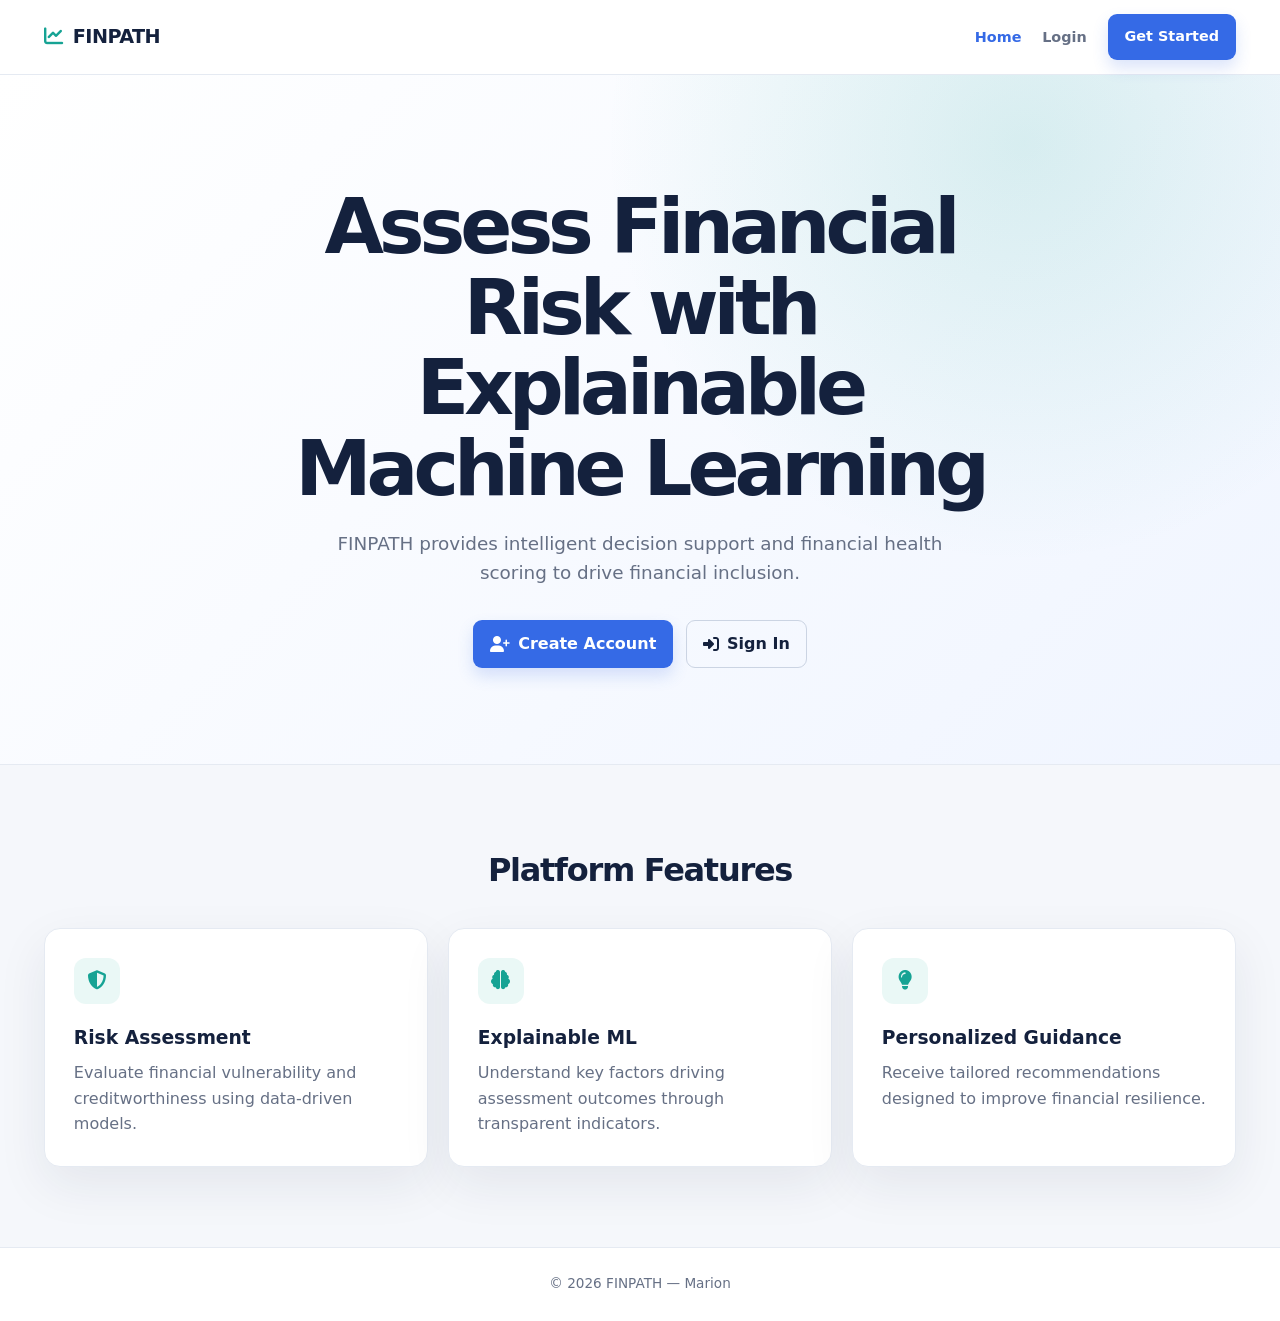
<file: index.html>
<!DOCTYPE html>
<html lang="en">
<head>
  <meta charset="UTF-8">
  <meta name="viewport" content="width=device-width, initial-scale=1.0">
  <title>FINPATH - Financial Inclusion Platform</title>
  <link rel="stylesheet" href="https://cdnjs.cloudflare.com/ajax/libs/font-awesome/6.4.0/css/all.min.css">
  <link rel="stylesheet" href="css/style.css">
  <link rel="stylesheet" href="css/responsive.css">
</head>
<body>

  <header class="navbar">
    <div class="nav-container">
      <a href="index.html" class="logo"><i class="fa-solid fa-chart-line"></i> FINPATH</a>
      <nav>
        <ul class="nav-links">
          <li><a href="index.html" class="active">Home</a></li>
          <li><a href="login.html">Login</a></li>
          <li><a href="register.html" class="btn-primary">Get Started</a></li>
        </ul>
      </nav>
    </div>
  </header>

  <main>
    <section class="hero-section">
      <div class="hero-content">
        <h1>Assess Financial Risk with Explainable Machine Learning</h1>
        <p>FINPATH provides intelligent decision support and financial health scoring to drive financial inclusion.</p>
        <div class="hero-buttons">
          <a href="register.html" class="btn-primary"><i class="fa-solid fa-user-plus"></i> Create Account</a>
          <a href="login.html" class="btn-outline"><i class="fa-solid fa-right-to-bracket"></i> Sign In</a>
        </div>
      </div>
    </section>

    <section class="features-section">
      <h2>Platform Features</h2>
      <div class="features-grid">
        <div class="feature-card">
          <i class="fa-solid fa-shield-halved feature-icon"></i>
          <h3>Risk Assessment</h3>
          <p>Evaluate financial vulnerability and creditworthiness using data-driven models.</p>
        </div>
        <div class="feature-card">
          <i class="fa-solid fa-brain feature-icon"></i>
          <h3>Explainable ML</h3>
          <p>Understand key factors driving assessment outcomes through transparent indicators.</p>
        </div>
        <div class="feature-card">
          <i class="fa-solid fa-lightbulb feature-icon"></i>
          <h3>Personalized Guidance</h3>
          <p>Receive tailored recommendations designed to improve financial resilience.</p>
        </div>
      </div>
    </section>
  </main>

  <footer class="footer">
    <p>&copy; 2026 FINPATH — Marion</p>
  </footer>

<script src="js/app.js"></script>
</body>
</html>
</file>
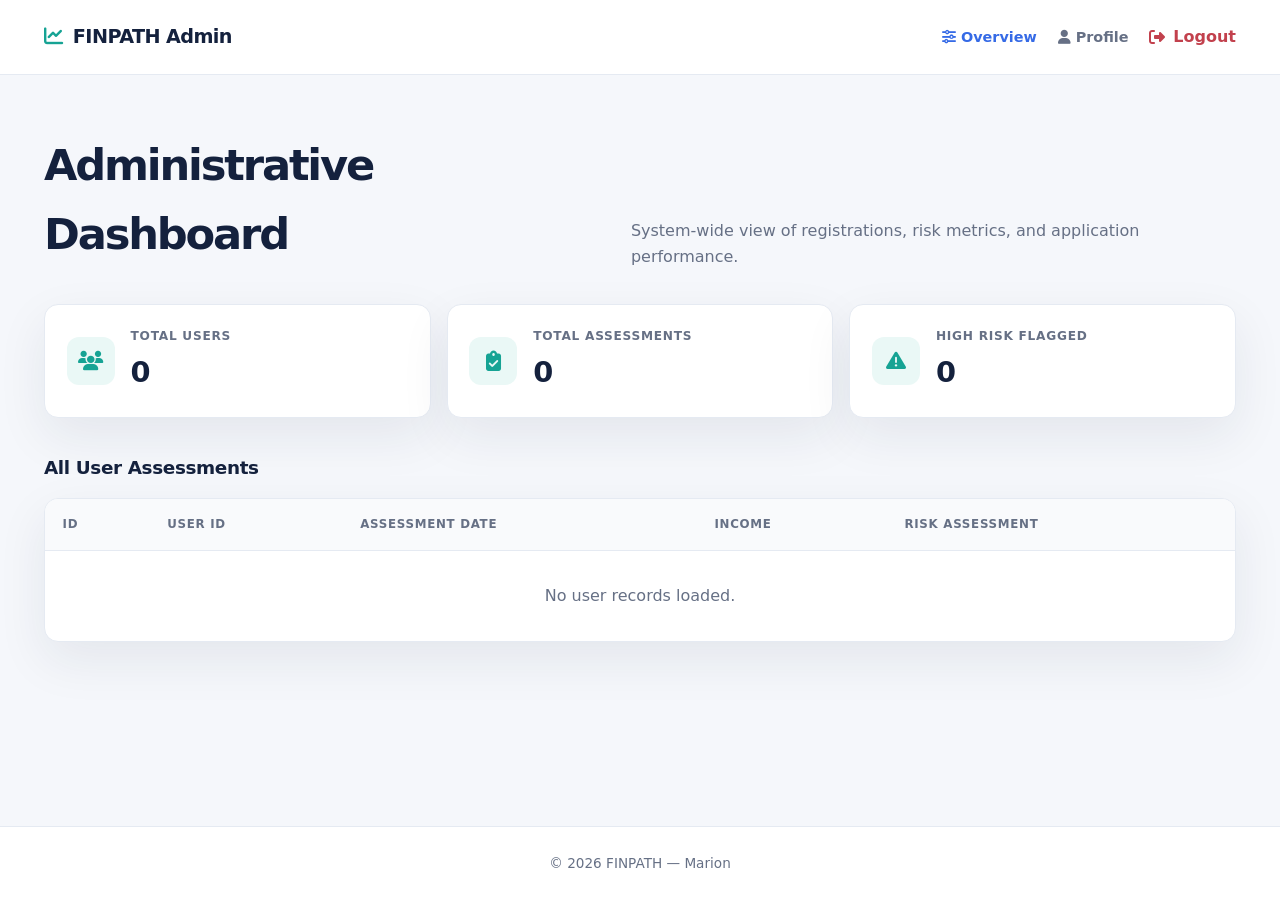
<file: admin.html>
<!DOCTYPE html>
<html lang="en">
<head>
  <meta charset="UTF-8">
  <meta name="viewport" content="width=device-width, initial-scale=1.0">
  <title>FINPATH - Admin Panel</title>
  <link rel="stylesheet" href="https://cdnjs.cloudflare.com/ajax/libs/font-awesome/6.4.0/css/all.min.css">
  <link rel="stylesheet" href="css/style.css">
  <link rel="stylesheet" href="css/dashboard.css">
  <link rel="stylesheet" href="css/responsive.css">
</head>
<body>

  <header class="navbar">
    <div class="nav-container">
      <a href="admin.html" class="logo"><i class="fa-solid fa-chart-line"></i> FINPATH Admin</a>
      <nav>
        <ul class="nav-links">
          <li><a href="admin.html" class="active"><i class="fa-solid fa-sliders"></i> Overview</a></li>
          <li><a href="profile.html"><i class="fa-solid fa-user"></i> Profile</a></li>
          <li><button id="logoutBtn" class="btn-logout"><i class="fa-solid fa-right-from-bracket"></i> Logout</button></li>
        </ul>
      </nav>
    </div>
  </header>

  <main class="dashboard-container">
    <section class="welcome-banner">
      <h1>Administrative Dashboard</h1>
      <p>System-wide view of registrations, risk metrics, and application performance.</p>
    </section>

    <section class="metrics-grid">
      <div class="metric-card">
        <i class="fa-solid fa-users metric-icon"></i>
        <div class="metric-info">
          <h3>Total Users</h3>
          <p class="metric-value" id="adminTotalUsers">0</p>
        </div>
      </div>

      <div class="metric-card">
        <i class="fa-solid fa-clipboard-check metric-icon"></i>
        <div class="metric-info">
          <h3>Total Assessments</h3>
          <p class="metric-value" id="adminTotalAssessments">0</p>
        </div>
      </div>

      <div class="metric-card">
        <i class="fa-solid fa-triangle-exclamation metric-icon"></i>
        <div class="metric-info">
          <h3>High Risk Flagged</h3>
          <p class="metric-value" id="adminHighRiskCount">0</p>
        </div>
      </div>
    </section>

    <section class="recent-activity">
      <h2>All User Assessments</h2>
      <div class="table-responsive">
        <table class="data-table">
          <thead>
            <tr>
              <th>ID</th>
              <th>User ID</th>
              <th>Assessment Date</th>
              <th>Income</th>
              <th>Risk Assessment</th>
            </tr>
          </thead>
          <tbody id="adminTableBody">
            <tr>
              <td colspan="5" class="empty-state">No user records loaded.</td>
            </tr>
          </tbody>
        </table>
      </div>
    </section>
  </main>

  <footer class="footer">
    <p>&copy; 2026 FINPATH — Marion</p>
  </footer>

<script src="js/app.js"></script>
</body>
</html>
</file>
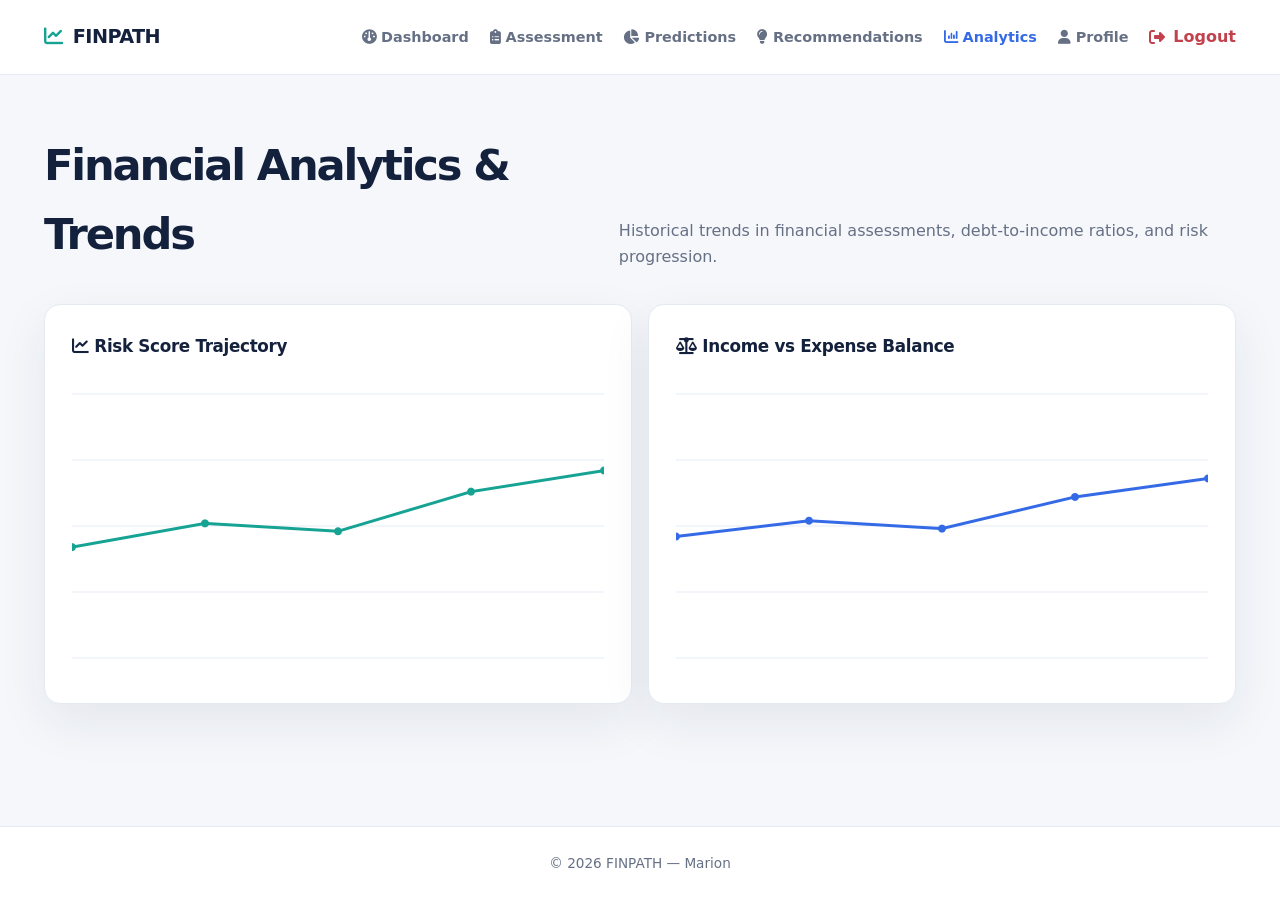
<file: analytics.html>
<!DOCTYPE html>
<html lang="en">
<head>
  <meta charset="UTF-8">
  <meta name="viewport" content="width=device-width, initial-scale=1.0">
  <title>FINPATH - Analytics</title>
  <link rel="stylesheet" href="https://cdnjs.cloudflare.com/ajax/libs/font-awesome/6.4.0/css/all.min.css">
  <link rel="stylesheet" href="css/style.css">
  <link rel="stylesheet" href="css/dashboard.css">
  <link rel="stylesheet" href="css/responsive.css">
</head>
<body>

  <header class="navbar">
    <div class="nav-container">
      <a href="dashboard.html" class="logo"><i class="fa-solid fa-chart-line"></i> FINPATH</a>
      <nav>
        <ul class="nav-links">
          <li><a href="dashboard.html"><i class="fa-solid fa-gauge"></i> Dashboard</a></li>
          <li><a href="assessment.html"><i class="fa-solid fa-clipboard-list"></i> Assessment</a></li>
          <li><a href="prediction.html"><i class="fa-solid fa-chart-pie"></i> Predictions</a></li>
          <li><a href="recommendations.html"><i class="fa-solid fa-lightbulb"></i> Recommendations</a></li>
          <li><a href="analytics.html" class="active"><i class="fa-solid fa-chart-column"></i> Analytics</a></li>
          <li><a href="profile.html"><i class="fa-solid fa-user"></i> Profile</a></li>
          <li><button id="logoutBtn" class="btn-logout"><i class="fa-solid fa-right-from-bracket"></i> Logout</button></li>
        </ul>
      </nav>
    </div>
  </header>

  <main class="dashboard-container">
    <section class="welcome-banner">
      <h1>Financial Analytics & Trends</h1>
      <p>Historical trends in financial assessments, debt-to-income ratios, and risk progression.</p>
    </section>

    <section class="analytics-grid">
      <div class="card">
        <h2><i class="fa-solid fa-chart-line"></i> Risk Score Trajectory</h2>
        <div class="chart-wrapper">
          <canvas id="riskScoreChart"></canvas>
        </div>
      </div>

      <div class="card">
        <h2><i class="fa-solid fa-scale-balanced"></i> Income vs Expense Balance</h2>
        <div class="chart-wrapper">
          <canvas id="incomeExpenseChart"></canvas>
        </div>
      </div>
    </section>
  </main>

  <footer class="footer">
    <p>&copy; 2026 FINPATH — Marion</p>
  </footer>

<script src="js/app.js"></script>
</body>
</html>
</file>
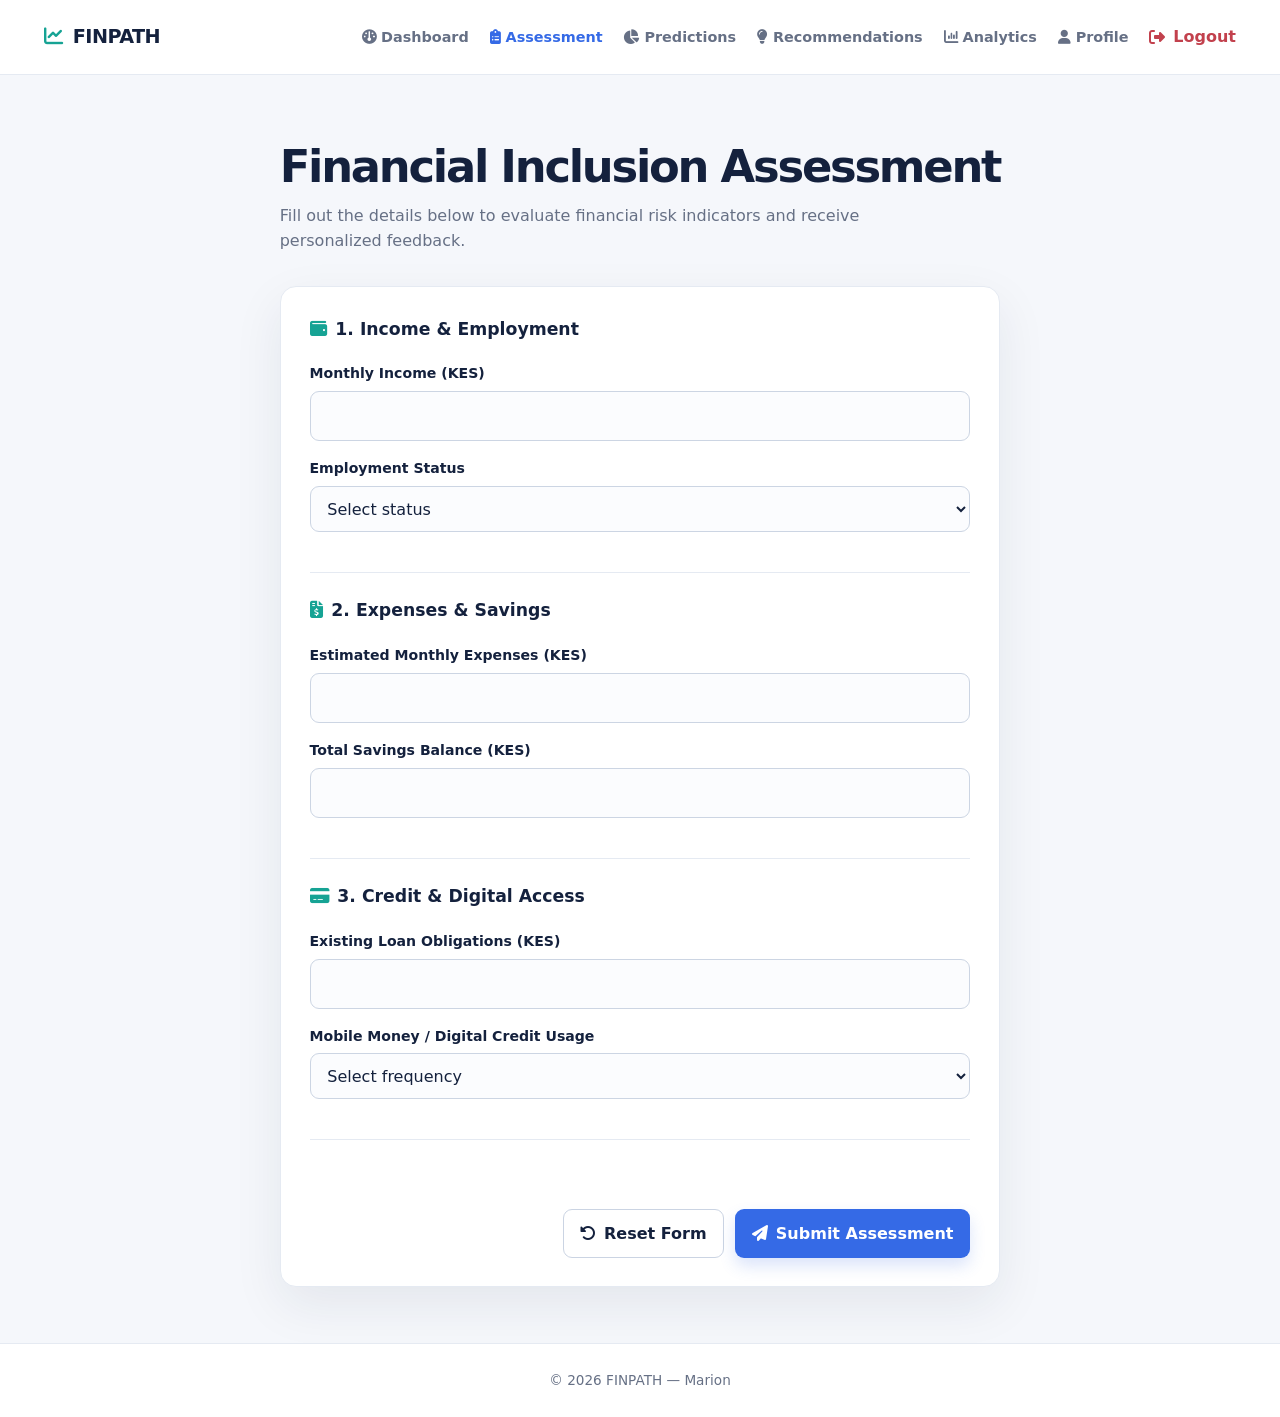
<file: assessment.html>
<!DOCTYPE html>
<html lang="en">
<head>
  <meta charset="UTF-8">
  <meta name="viewport" content="width=device-width, initial-scale=1.0">
  <title>FINPATH - Financial Assessment</title>
  <link rel="stylesheet" href="https://cdnjs.cloudflare.com/ajax/libs/font-awesome/6.4.0/css/all.min.css">
  <link rel="stylesheet" href="css/style.css">
  <link rel="stylesheet" href="css/assessment.css">
  <link rel="stylesheet" href="css/responsive.css">
</head>
<body>

  <header class="navbar">
    <div class="nav-container">
      <a href="dashboard.html" class="logo"><i class="fa-solid fa-chart-line"></i> FINPATH</a>
      <nav>
        <ul class="nav-links">
          <li><a href="dashboard.html"><i class="fa-solid fa-gauge"></i> Dashboard</a></li>
          <li><a href="assessment.html" class="active"><i class="fa-solid fa-clipboard-list"></i> Assessment</a></li>
          <li><a href="prediction.html"><i class="fa-solid fa-chart-pie"></i> Predictions</a></li>
          <li><a href="recommendations.html"><i class="fa-solid fa-lightbulb"></i> Recommendations</a></li>
          <li><a href="analytics.html"><i class="fa-solid fa-chart-column"></i> Analytics</a></li>
          <li><a href="profile.html"><i class="fa-solid fa-user"></i> Profile</a></li>
          <li><button id="logoutBtn" class="btn-logout"><i class="fa-solid fa-right-from-bracket"></i> Logout</button></li>
        </ul>
      </nav>
    </div>
  </header>

  <main class="container">
    <section class="assessment-header">
      <h1>Financial Inclusion Assessment</h1>
      <p>Fill out the details below to evaluate financial risk indicators and receive personalized feedback.</p>
    </section>

    <form id="assessmentForm" class="card">
      <div class="form-section">
        <h2><i class="fa-solid fa-wallet"></i> 1. Income & Employment</h2>
        
        <div class="form-group">
          <label for="monthlyIncome">Monthly Income (KES)</label>
          <input type="number" id="monthlyIncome" name="monthlyIncome" min="0" required>
        </div>

        <div class="form-group">
          <label for="employmentStatus">Employment Status</label>
          <select id="employmentStatus" name="employmentStatus" required>
            <option value="" disabled selected>Select status</option>
            <option value="employed">Formally Employed</option>
            <option value="self_employed">Self-Employed / Business Owner</option>
            <option value="informal">Informal Sector / Casual</option>
            <option value="unemployed">Unemployed</option>
          </select>
        </div>
      </div>

      <div class="form-section">
        <h2><i class="fa-solid fa-file-invoice-dollar"></i> 2. Expenses & Savings</h2>
        
        <div class="form-group">
          <label for="monthlyExpenses">Estimated Monthly Expenses (KES)</label>
          <input type="number" id="monthlyExpenses" name="monthlyExpenses" min="0" required>
        </div>

        <div class="form-group">
          <label for="savingsBalance">Total Savings Balance (KES)</label>
          <input type="number" id="savingsBalance" name="savingsBalance" min="0" required>
        </div>
      </div>

      <div class="form-section">
        <h2><i class="fa-solid fa-credit-card"></i> 3. Credit & Digital Access</h2>
        
        <div class="form-group">
          <label for="existingLoans">Existing Loan Obligations (KES)</label>
          <input type="number" id="existingLoans" name="existingLoans" min="0" required>
        </div>

        <div class="form-group">
          <label for="mobileMoneyUsage">Mobile Money / Digital Credit Usage</label>
          <select id="mobileMoneyUsage" name="mobileMoneyUsage" required>
            <option value="" disabled selected>Select frequency</option>
            <option value="daily">Daily</option>
            <option value="weekly">Weekly</option>
            <option value="monthly">Monthly</option>
            <option value="rarely">Rarely / Never</option>
          </select>
        </div>
      </div>

      <div id="assessmentFormError" class="error-message"></div>

      <div class="form-actions">
        <button type="reset" class="btn-outline"><i class="fa-solid fa-rotate-left"></i> Reset Form</button>
        <button type="submit" class="btn-primary" id="submitBtn"><i class="fa-solid fa-paper-plane"></i> Submit Assessment</button>
      </div>
    </form>
  </main>

  <footer class="footer">
    <p>&copy; 2026 FINPATH — Marion</p>
  </footer>

<script src="js/app.js"></script>
</body>
</html>
</file>
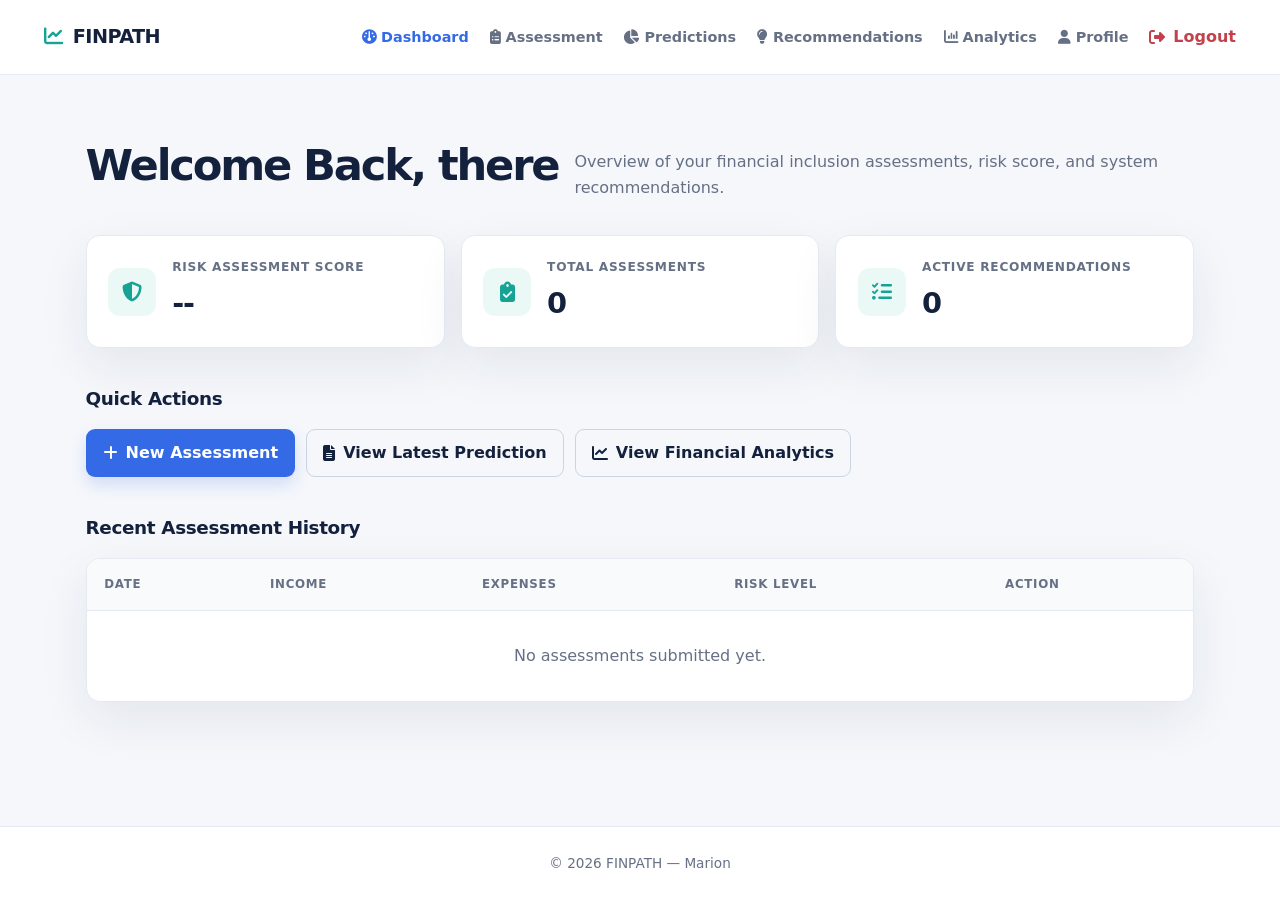
<file: dashboard.html>
<!DOCTYPE html>
<html lang="en">
<head>
  <meta charset="UTF-8">
  <meta name="viewport" content="width=device-width, initial-scale=1.0">
  <title>FINPATH - Dashboard</title>
  <link rel="stylesheet" href="https://cdnjs.cloudflare.com/ajax/libs/font-awesome/6.4.0/css/all.min.css">
  <link rel="stylesheet" href="css/style.css">
  <link rel="stylesheet" href="css/dashboard.css">
  <link rel="stylesheet" href="css/responsive.css">
</head>
<body>

  <header class="navbar">
    <div class="nav-container">
      <a href="dashboard.html" class="logo"><i class="fa-solid fa-chart-line"></i> FINPATH</a>
      <nav>
        <ul class="nav-links">
          <li><a href="dashboard.html" class="active"><i class="fa-solid fa-gauge"></i> Dashboard</a></li>
          <li><a href="assessment.html"><i class="fa-solid fa-clipboard-list"></i> Assessment</a></li>
          <li><a href="prediction.html"><i class="fa-solid fa-chart-pie"></i> Predictions</a></li>
          <li><a href="recommendations.html"><i class="fa-solid fa-lightbulb"></i> Recommendations</a></li>
          <li><a href="analytics.html"><i class="fa-solid fa-chart-column"></i> Analytics</a></li>
          <li><a href="profile.html"><i class="fa-solid fa-user"></i> Profile</a></li>
          <li><button id="logoutBtn" class="btn-logout"><i class="fa-solid fa-right-from-bracket"></i> Logout</button></li>
        </ul>
      </nav>
    </div>
  </header>

  <main class="dashboard-container">
    <section class="welcome-banner">
      <h1>Welcome Back, <span id="userName">User</span></h1>
      <p>Overview of your financial inclusion assessments, risk score, and system recommendations.</p>
    </section>

    <section class="metrics-grid">
      <div class="metric-card">
        <i class="fa-solid fa-shield-halved metric-icon"></i>
        <div class="metric-info">
          <h3>Risk Assessment Score</h3>
          <p class="metric-value" id="latestScore">--</p>
        </div>
      </div>

      <div class="metric-card">
        <i class="fa-solid fa-clipboard-check metric-icon"></i>
        <div class="metric-info">
          <h3>Total Assessments</h3>
          <p class="metric-value" id="totalAssessments">0</p>
        </div>
      </div>

      <div class="metric-card">
        <i class="fa-solid fa-list-check metric-icon"></i>
        <div class="metric-info">
          <h3>Active Recommendations</h3>
          <p class="metric-value" id="activeRecommendations">0</p>
        </div>
      </div>
    </section>

    <section class="dashboard-actions">
      <h2>Quick Actions</h2>
      <div class="action-buttons">
        <a href="assessment.html" class="btn-primary"><i class="fa-solid fa-plus"></i> New Assessment</a>
        <a href="prediction.html" class="btn-outline"><i class="fa-solid fa-file-lines"></i> View Latest Prediction</a>
        <a href="analytics.html" class="btn-outline"><i class="fa-solid fa-chart-line"></i> View Financial Analytics</a>
      </div>
    </section>

    <section class="recent-activity">
      <h2>Recent Assessment History</h2>
      <div class="table-responsive">
        <table class="data-table">
          <thead>
            <tr>
              <th>Date</th>
              <th>Income</th>
              <th>Expenses</th>
              <th>Risk Level</th>
              <th>Action</th>
            </tr>
          </thead>
          <tbody id="historyTableBody">
            <tr>
              <td colspan="5" class="empty-state">No assessments submitted yet.</td>
            </tr>
          </tbody>
        </table>
      </div>
    </section>
  </main>

  <footer class="footer">
    <p>&copy; 2026 FINPATH — Marion</p>
  </footer>

<script src="js/app.js"></script>
</body>
</html>
</file>
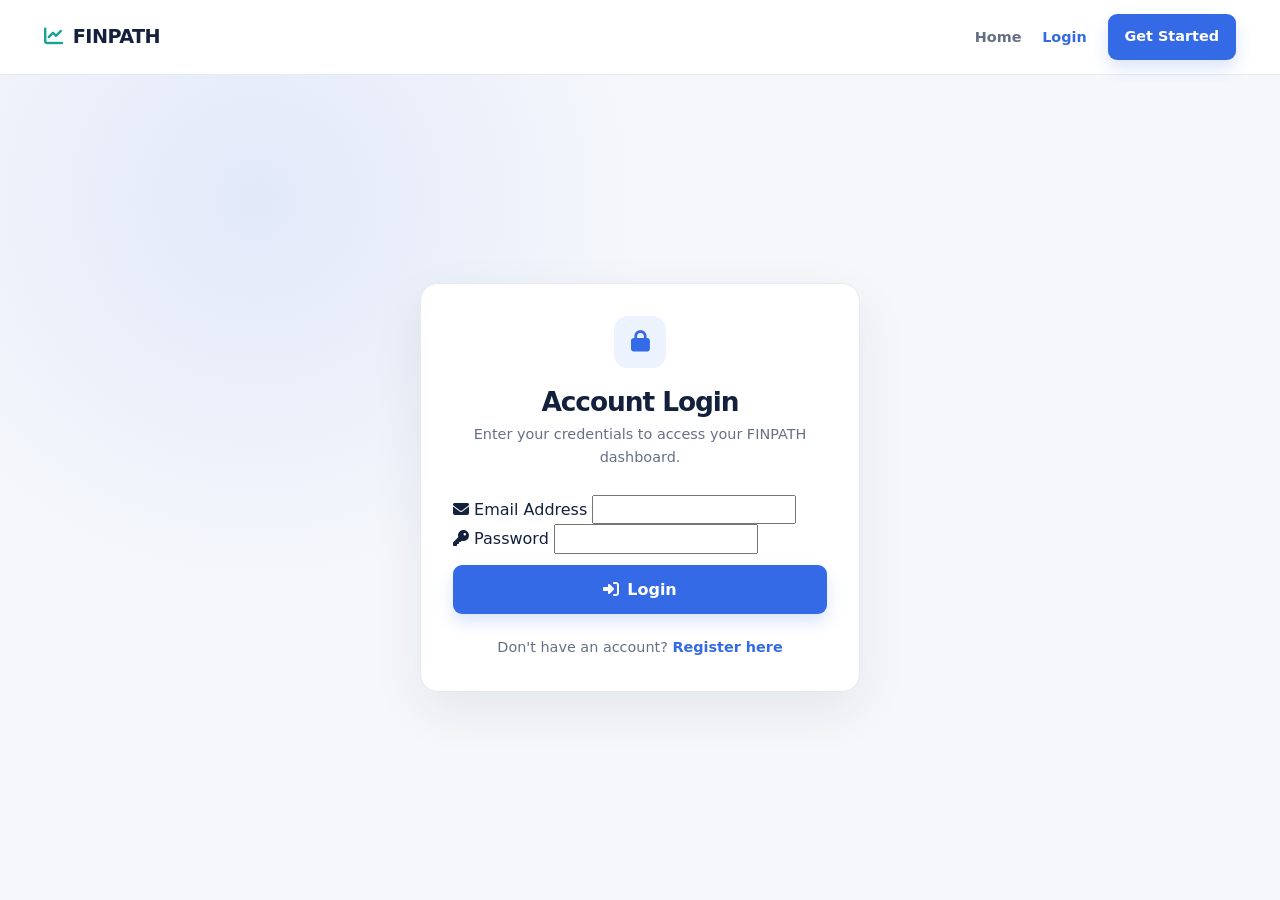
<file: login.html>
<!DOCTYPE html>
<html lang="en">
<head>
  <meta charset="UTF-8">
  <meta name="viewport" content="width=device-width, initial-scale=1.0">
  <title>FINPATH - Login</title>
  <link rel="stylesheet" href="https://cdnjs.cloudflare.com/ajax/libs/font-awesome/6.4.0/css/all.min.css">
  <link rel="stylesheet" href="css/style.css">
  <link rel="stylesheet" href="css/auth.css">
  <link rel="stylesheet" href="css/responsive.css">
</head>
<body>

  <header class="navbar">
    <div class="nav-container">
      <a href="index.html" class="logo"><i class="fa-solid fa-chart-line"></i> FINPATH</a>
      <nav>
        <ul class="nav-links">
          <li><a href="index.html">Home</a></li>
          <li><a href="login.html" class="active">Login</a></li>
          <li><a href="register.html" class="btn-primary">Get Started</a></li>
        </ul>
      </nav>
    </div>
  </header>

  <main class="auth-container">
    <div class="auth-card">
      <div class="auth-header">
        <i class="fa-solid fa-lock auth-icon"></i>
        <h2>Account Login</h2>
        <p>Enter your credentials to access your FINPATH dashboard.</p>
      </div>

      <form id="loginForm">
        <div class="form-group">
          <label for="email"><i class="fa-solid fa-envelope"></i> Email Address</label>
          <input type="email" id="email" name="email" required>
        </div>

        <div class="form-group">
          <label for="password"><i class="fa-solid fa-key"></i> Password</label>
          <input type="password" id="password" name="password" required>
        </div>

        <div id="authErrorMessage" class="error-message"></div>

        <button type="submit" class="btn-primary btn-block"><i class="fa-solid fa-right-to-bracket"></i> Login</button>
      </form>

      <div class="auth-footer">
        <p>Don't have an account? <a href="register.html">Register here</a></p>
      </div>
    </div>
  </main>

<script src="js/app.js"></script>
</body>
</html>
</file>
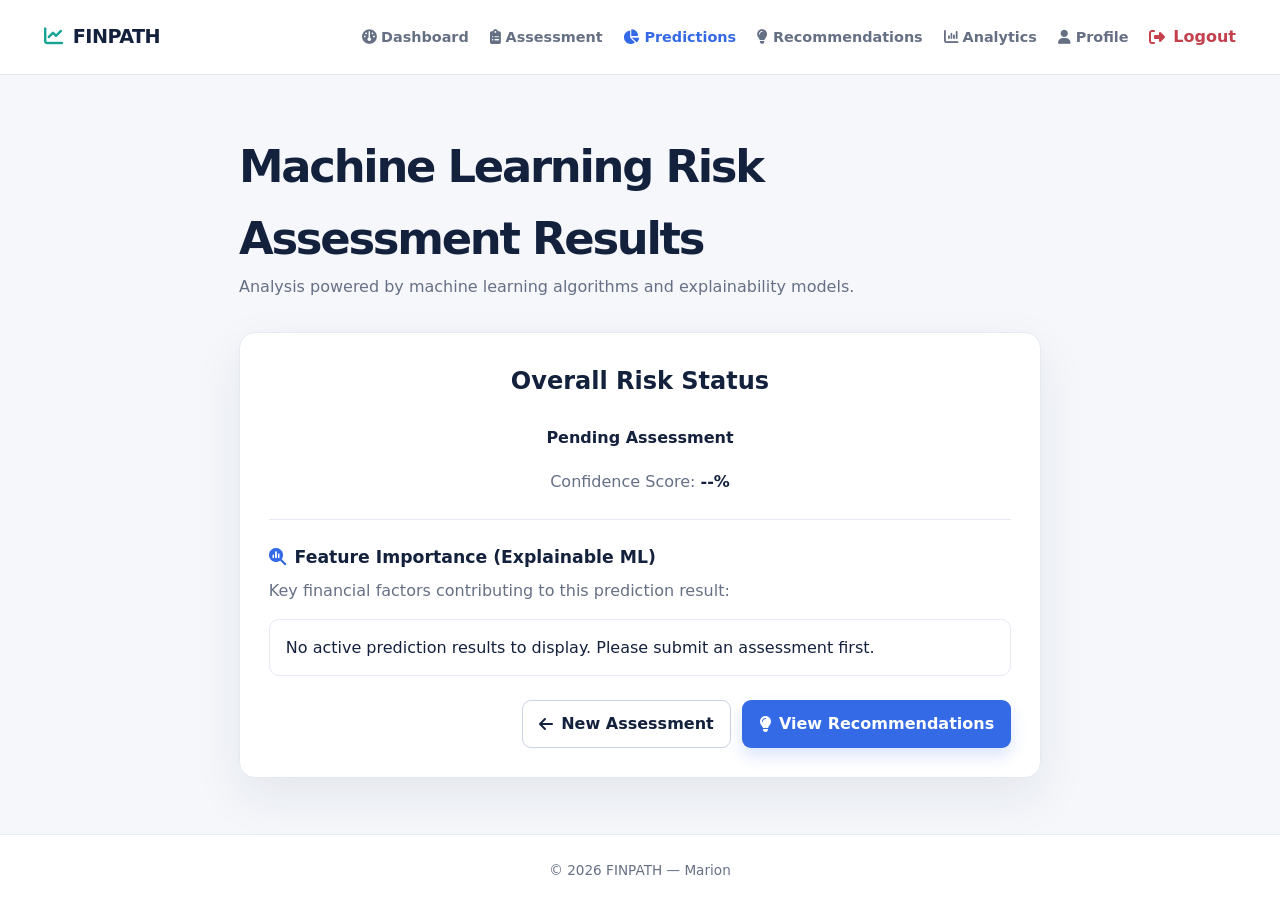
<file: prediction.html>
<!DOCTYPE html>
<html lang="en">
<head>
  <meta charset="UTF-8">
  <meta name="viewport" content="width=device-width, initial-scale=1.0">
  <title>FINPATH - Prediction Results</title>
  <link rel="stylesheet" href="https://cdnjs.cloudflare.com/ajax/libs/font-awesome/6.4.0/css/all.min.css">
  <link rel="stylesheet" href="css/style.css">
  <link rel="stylesheet" href="css/assessment.css">
  <link rel="stylesheet" href="css/responsive.css">
</head>
<body>

  <header class="navbar">
    <div class="nav-container">
      <a href="dashboard.html" class="logo"><i class="fa-solid fa-chart-line"></i> FINPATH</a>
      <nav>
        <ul class="nav-links">
          <li><a href="dashboard.html"><i class="fa-solid fa-gauge"></i> Dashboard</a></li>
          <li><a href="assessment.html"><i class="fa-solid fa-clipboard-list"></i> Assessment</a></li>
          <li><a href="prediction.html" class="active"><i class="fa-solid fa-chart-pie"></i> Predictions</a></li>
          <li><a href="recommendations.html"><i class="fa-solid fa-lightbulb"></i> Recommendations</a></li>
          <li><a href="analytics.html"><i class="fa-solid fa-chart-column"></i> Analytics</a></li>
          <li><a href="profile.html"><i class="fa-solid fa-user"></i> Profile</a></li>
          <li><button id="logoutBtn" class="btn-logout"><i class="fa-solid fa-right-from-bracket"></i> Logout</button></li>
        </ul>
      </nav>
    </div>
  </header>

  <main class="container">
    <section class="assessment-header">
      <h1>Machine Learning Risk Assessment Results</h1>
      <p>Analysis powered by machine learning algorithms and explainability models.</p>
    </section>

    <div class="card">
      <div class="result-summary">
        <h2>Overall Risk Status</h2>
        <div class="status-badge" id="riskBadge">Pending Assessment</div>
        <p class="score-display">Confidence Score: <span id="confidenceScore">--%</span></p>
      </div>

      <div class="explainability-section">
        <h2><i class="fa-solid fa-magnifying-glass-chart"></i> Feature Importance (Explainable ML)</h2>
        <p>Key financial factors contributing to this prediction result:</p>
        <ul class="feature-list" id="featureImportanceList">
          <li class="empty-state">No active prediction results to display. Please submit an assessment first.</li>
        </ul>
      </div>

      <div class="form-actions">
        <a href="assessment.html" class="btn-outline"><i class="fa-solid fa-arrow-left"></i> New Assessment</a>
        <a href="recommendations.html" class="btn-primary"><i class="fa-solid fa-lightbulb"></i> View Recommendations</a>
      </div>
    </div>
  </main>

  <footer class="footer">
    <p>&copy; 2026 FINPATH — Marion</p>
  </footer>

<script src="js/app.js"></script>
</body>
</html>
</file>
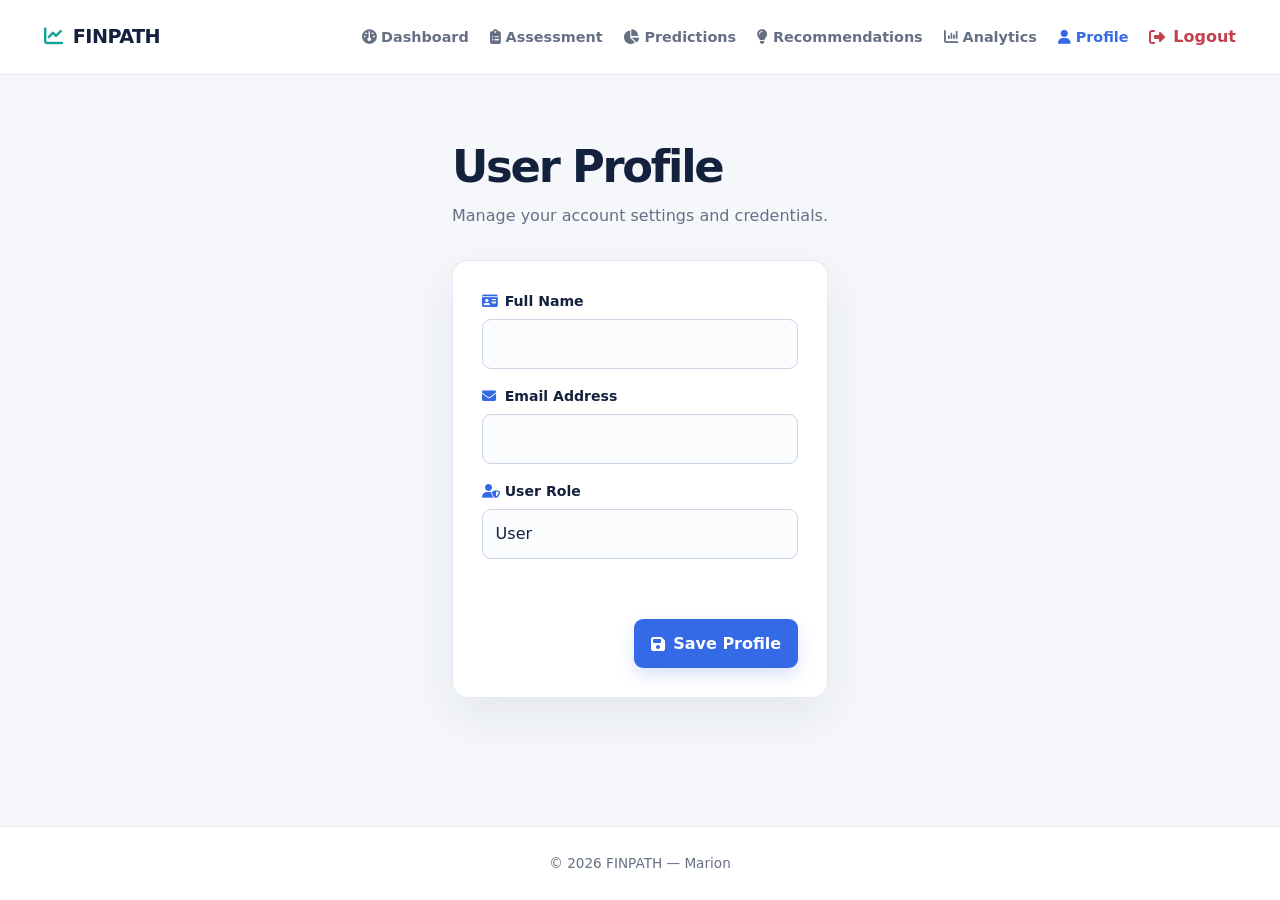
<file: profile.html>
<!DOCTYPE html>
<html lang="en">
<head>
  <meta charset="UTF-8">
  <meta name="viewport" content="width=device-width, initial-scale=1.0">
  <title>FINPATH - Profile</title>
  <link rel="stylesheet" href="https://cdnjs.cloudflare.com/ajax/libs/font-awesome/6.4.0/css/all.min.css">
  <link rel="stylesheet" href="css/style.css">
  <link rel="stylesheet" href="css/assessment.css">
  <link rel="stylesheet" href="css/responsive.css">
</head>
<body>

  <header class="navbar">
    <div class="nav-container">
      <a href="dashboard.html" class="logo"><i class="fa-solid fa-chart-line"></i> FINPATH</a>
      <nav>
        <ul class="nav-links">
          <li><a href="dashboard.html"><i class="fa-solid fa-gauge"></i> Dashboard</a></li>
          <li><a href="assessment.html"><i class="fa-solid fa-clipboard-list"></i> Assessment</a></li>
          <li><a href="prediction.html"><i class="fa-solid fa-chart-pie"></i> Predictions</a></li>
          <li><a href="recommendations.html"><i class="fa-solid fa-lightbulb"></i> Recommendations</a></li>
          <li><a href="analytics.html"><i class="fa-solid fa-chart-column"></i> Analytics</a></li>
          <li><a href="profile.html" class="active"><i class="fa-solid fa-user"></i> Profile</a></li>
          <li><button id="logoutBtn" class="btn-logout"><i class="fa-solid fa-right-from-bracket"></i> Logout</button></li>
        </ul>
      </nav>
    </div>
  </header>

  <main class="container">
    <section class="assessment-header">
      <h1>User Profile</h1>
      <p>Manage your account settings and credentials.</p>
    </section>

    <div class="card">
      <form id="profileForm">
        <div class="form-group">
          <label for="profileName"><i class="fa-solid fa-id-card"></i> Full Name</label>
          <input type="text" id="profileName" name="profileName" required>
        </div>

        <div class="form-group">
          <label for="profileEmail"><i class="fa-solid fa-envelope"></i> Email Address</label>
          <input type="email" id="profileEmail" name="profileEmail" readonly>
        </div>

        <div class="form-group">
          <label for="profileRole"><i class="fa-solid fa-user-shield"></i> User Role</label>
          <input type="text" id="profileRole" name="profileRole" value="User" readonly>
        </div>

        <div id="profileMessage" class="error-message"></div>

        <div class="form-actions">
          <button type="submit" class="btn-primary"><i class="fa-solid fa-floppy-disk"></i> Save Profile</button>
        </div>
      </form>
    </div>
  </main>

  <footer class="footer">
    <p>&copy; 2026 FINPATH — Marion</p>
  </footer>

<script src="js/app.js"></script>
</body>
</html>
</file>
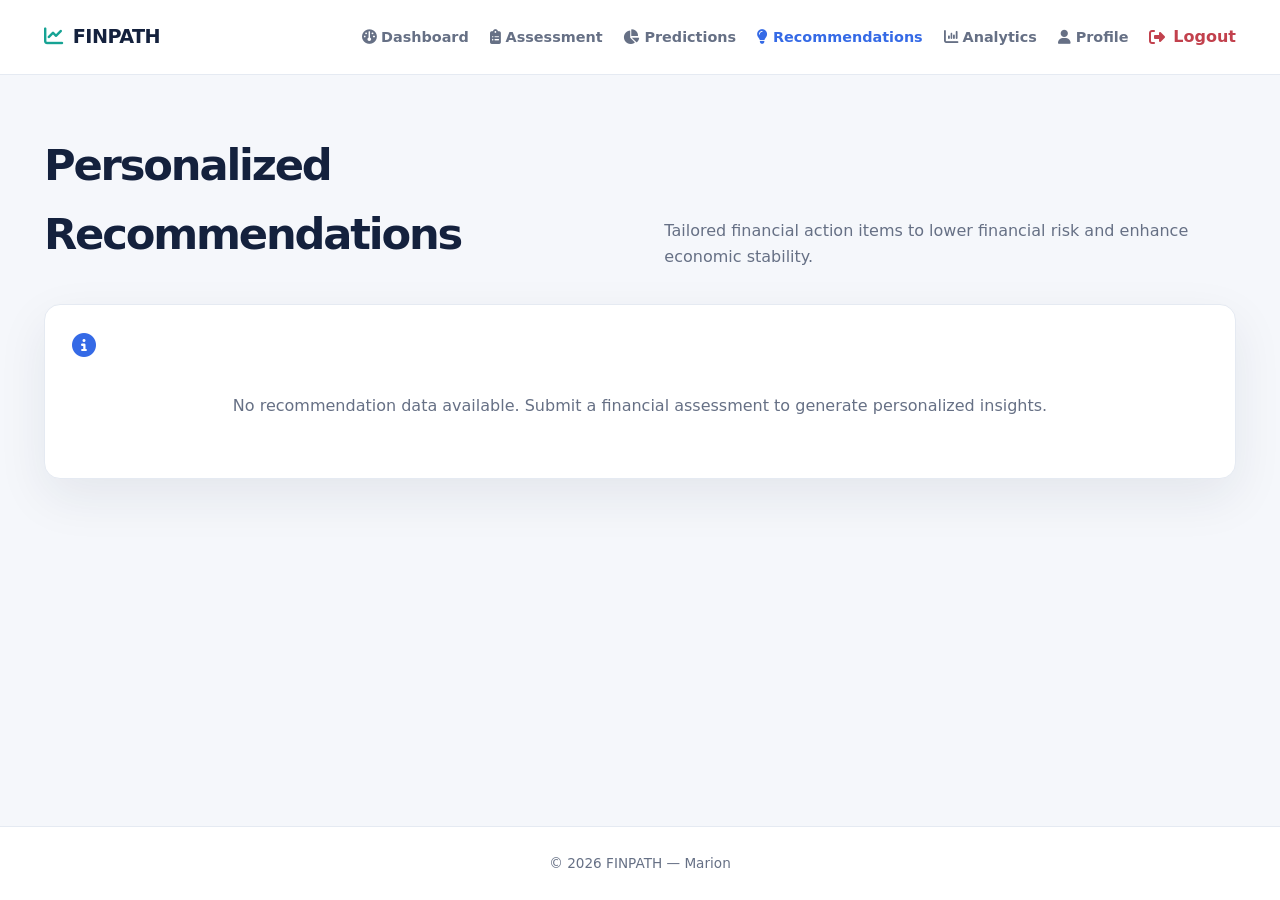
<file: recommendations.html>
<!DOCTYPE html>
<html lang="en">
<head>
  <meta charset="UTF-8">
  <meta name="viewport" content="width=device-width, initial-scale=1.0">
  <title>FINPATH - Recommendations</title>
  <link rel="stylesheet" href="https://cdnjs.cloudflare.com/ajax/libs/font-awesome/6.4.0/css/all.min.css">
  <link rel="stylesheet" href="css/style.css">
  <link rel="stylesheet" href="css/dashboard.css">
  <link rel="stylesheet" href="css/responsive.css">
</head>
<body>

  <header class="navbar">
    <div class="nav-container">
      <a href="dashboard.html" class="logo"><i class="fa-solid fa-chart-line"></i> FINPATH</a>
      <nav>
        <ul class="nav-links">
          <li><a href="dashboard.html"><i class="fa-solid fa-gauge"></i> Dashboard</a></li>
          <li><a href="assessment.html"><i class="fa-solid fa-clipboard-list"></i> Assessment</a></li>
          <li><a href="prediction.html"><i class="fa-solid fa-chart-pie"></i> Predictions</a></li>
          <li><a href="recommendations.html" class="active"><i class="fa-solid fa-lightbulb"></i> Recommendations</a></li>
          <li><a href="analytics.html"><i class="fa-solid fa-chart-column"></i> Analytics</a></li>
          <li><a href="profile.html"><i class="fa-solid fa-user"></i> Profile</a></li>
          <li><button id="logoutBtn" class="btn-logout"><i class="fa-solid fa-right-from-bracket"></i> Logout</button></li>
        </ul>
      </nav>
    </div>
  </header>

  <main class="dashboard-container">
    <section class="welcome-banner">
      <h1>Personalized Recommendations</h1>
      <p>Tailored financial action items to lower financial risk and enhance economic stability.</p>
    </section>

    <section class="recommendations-container" id="recommendationsList">
      <div class="card">
        <i class="fa-solid fa-circle-info info-icon"></i>
        <p class="empty-state">No recommendation data available. Submit a financial assessment to generate personalized insights.</p>
      </div>
    </section>
  </main>

  <footer class="footer">
    <p>&copy; 2026 FINPATH — Marion</p>
  </footer>

<script src="js/app.js"></script>
</body>
</html>
</file>
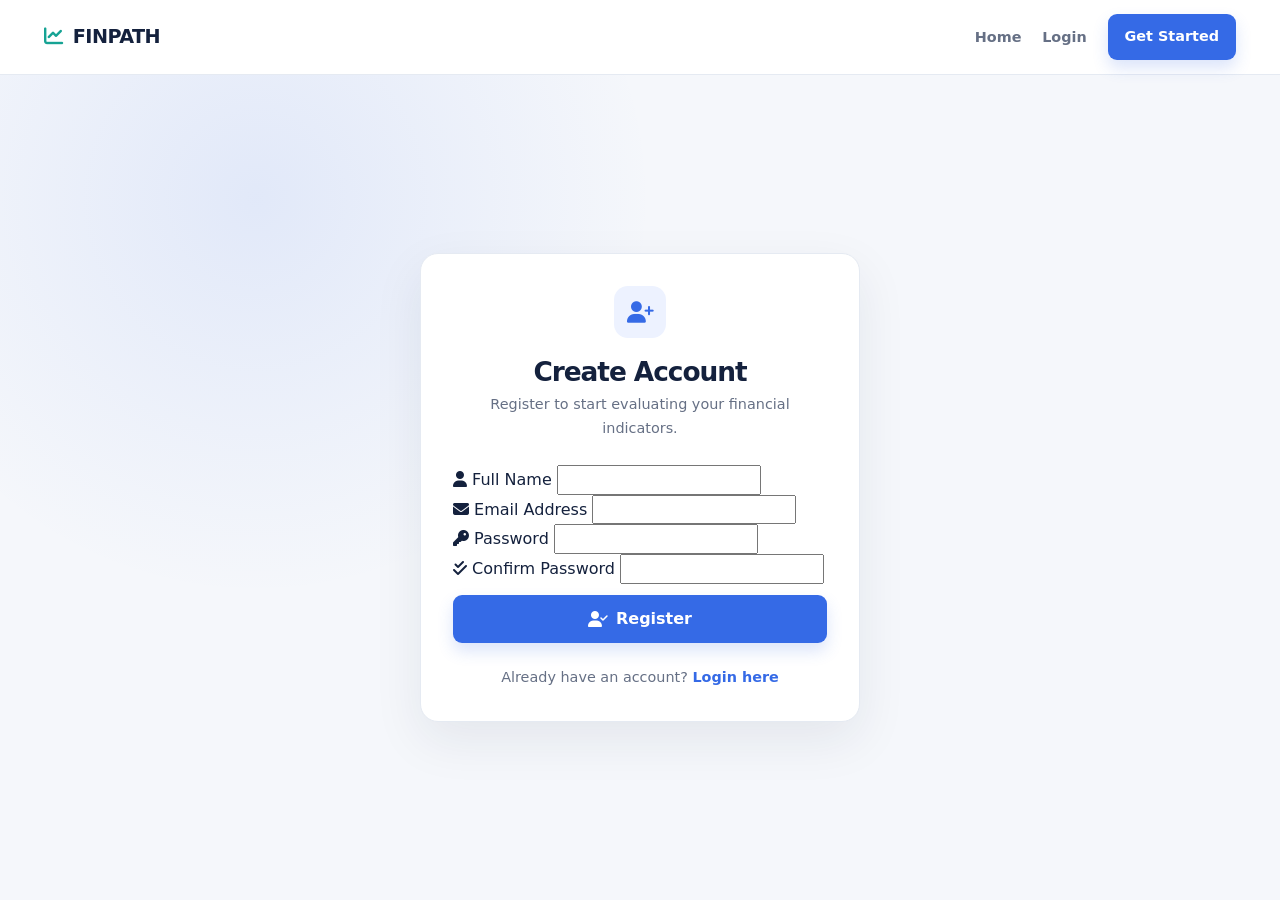
<file: register.html>
<!DOCTYPE html>
<html lang="en">
<head>
  <meta charset="UTF-8">
  <meta name="viewport" content="width=device-width, initial-scale=1.0">
  <title>FINPATH - Register</title>
  <link rel="stylesheet" href="https://cdnjs.cloudflare.com/ajax/libs/font-awesome/6.4.0/css/all.min.css">
  <link rel="stylesheet" href="css/style.css">
  <link rel="stylesheet" href="css/auth.css">
  <link rel="stylesheet" href="css/responsive.css">
</head>
<body>

  <header class="navbar">
    <div class="nav-container">
      <a href="index.html" class="logo"><i class="fa-solid fa-chart-line"></i> FINPATH</a>
      <nav>
        <ul class="nav-links">
          <li><a href="index.html">Home</a></li>
          <li><a href="login.html">Login</a></li>
          <li><a href="register.html" class="btn-primary active">Get Started</a></li>
        </ul>
      </nav>
    </div>
  </header>

  <main class="auth-container">
    <div class="auth-card">
      <div class="auth-header">
        <i class="fa-solid fa-user-plus auth-icon"></i>
        <h2>Create Account</h2>
        <p>Register to start evaluating your financial indicators.</p>
      </div>

      <form id="registerForm">
        <div class="form-group">
          <label for="fullName"><i class="fa-solid fa-user"></i> Full Name</label>
          <input type="text" id="fullName" name="fullName" required>
        </div>

        <div class="form-group">
          <label for="email"><i class="fa-solid fa-envelope"></i> Email Address</label>
          <input type="email" id="email" name="email" required>
        </div>

        <div class="form-group">
          <label for="password"><i class="fa-solid fa-key"></i> Password</label>
          <input type="password" id="password" name="password" required>
        </div>

        <div class="form-group">
          <label for="confirmPassword"><i class="fa-solid fa-check-double"></i> Confirm Password</label>
          <input type="password" id="confirmPassword" name="confirmPassword" required>
        </div>

        <div id="authErrorMessage" class="error-message"></div>

        <button type="submit" class="btn-primary btn-block"><i class="fa-solid fa-user-check"></i> Register</button>
      </form>

      <div class="auth-footer">
        <p>Already have an account? <a href="login.html">Login here</a></p>
      </div>
    </div>
  </main>

<script src="js/app.js"></script>
</body>
</html>
</file>
<file: css/style.css>
:root {
  --ink: #14213d;
  --muted: #667085;
  --primary: #356ae6;
  --primary-dark: #244fb8;
  --teal: #16a394;
  --surface: #ffffff;
  --canvas: #f5f7fb;
  --border: #e5eaf2;
  --danger: #c2414d;
  --shadow: 0 18px 50px rgba(20, 33, 61, .08);
  --font-family: Inter, ui-sans-serif, system-ui, -apple-system, BlinkMacSystemFont, "Segoe UI", sans-serif;
}
* { box-sizing: border-box; margin: 0; padding: 0; }
html { scroll-behavior: smooth; }
body { min-height: 100vh; display: flex; flex-direction: column; background: var(--canvas); color: var(--ink); font-family: var(--font-family); line-height: 1.6; }
main { flex: 1; }
button, input, select { font: inherit; }
button { cursor: pointer; }
.navbar { position: sticky; top: 0; z-index: 20; background: rgba(255,255,255,.94); border-bottom: 1px solid var(--border); backdrop-filter: blur(14px); }
.nav-container { max-width: 1240px; min-height: 74px; margin: 0 auto; padding: 0 1.5rem; display: flex; align-items: center; justify-content: space-between; gap: 2rem; }
.logo { display: inline-flex; align-items: center; gap: .65rem; color: var(--ink); font-size: 1.2rem; font-weight: 800; letter-spacing: -.03em; text-decoration: none; }
.logo i { color: var(--teal); }
.nav-links { display: flex; align-items: center; gap: 1.3rem; list-style: none; }
.nav-links a { color: var(--muted); font-size: .9rem; font-weight: 650; text-decoration: none; transition: color .2s ease; }
.nav-links a:hover, .nav-links a.active { color: var(--primary); }
.btn-primary, .btn-outline, .btn-logout { display: inline-flex; align-items: center; justify-content: center; gap: .5rem; min-height: 42px; padding: .65rem 1rem; border-radius: 9px; border: 1px solid transparent; font-weight: 700; text-decoration: none; transition: transform .2s ease, background .2s ease, border-color .2s ease; }
.btn-primary { background: var(--primary); color: #fff !important; box-shadow: 0 8px 16px rgba(53,106,230,.18); }
.btn-primary:hover { background: var(--primary-dark); transform: translateY(-1px); }
.btn-outline { background: transparent; border-color: #cbd4e3; color: var(--ink) !important; }
.btn-outline:hover { background: #eef3fb; border-color: #aebbd0; }
.btn-danger { background: var(--danger); }
.btn-logout { min-height: auto; padding: .2rem 0; background: transparent; border: 0; color: var(--danger); }
.hero-section { padding: 7rem 1.5rem 6rem; background: radial-gradient(circle at 80% 10%, rgba(22,163,148,.14), transparent 35%), linear-gradient(135deg, #fff 0%, #f0f5ff 100%); border-bottom: 1px solid var(--border); }
.hero-content { max-width: 900px; margin: auto; text-align: center; }
.hero-content h1 { max-width: 790px; margin: 0 auto 1.2rem; font-size: clamp(2.5rem, 6vw, 4.8rem); line-height: 1.05; letter-spacing: -.065em; }
.hero-content p { max-width: 650px; margin: 0 auto 2rem; color: var(--muted); font-size: 1.15rem; }
.hero-buttons { display: flex; justify-content: center; gap: .8rem; flex-wrap: wrap; }
.features-section { max-width: 1240px; margin: 0 auto; padding: 5rem 1.5rem; text-align: center; }
.features-section > h2 { font-size: 2rem; letter-spacing: -.04em; }
.features-grid { display: grid; grid-template-columns: repeat(3, 1fr); gap: 1.25rem; margin-top: 2rem; text-align: left; }
.feature-card { padding: 1.8rem; background: var(--surface); border: 1px solid var(--border); border-radius: 16px; box-shadow: var(--shadow); }
.feature-card h3 { margin-bottom: .45rem; }
.feature-card p { color: var(--muted); }
.feature-icon { display: grid; place-items: center; width: 46px; height: 46px; margin-bottom: 1.2rem; border-radius: 12px; background: #eaf8f6; color: var(--teal); font-size: 1.2rem; }
.footer { padding: 1.6rem; color: var(--muted); border-top: 1px solid var(--border); background: var(--surface); text-align: center; font-size: .85rem; }
.toast-region { position: fixed; right: 1.2rem; bottom: 1.2rem; z-index: 100; display: grid; gap: .7rem; max-width: min(360px, calc(100vw - 2.4rem)); }
.toast { display: flex; align-items: center; gap: .7rem; padding: .9rem 1rem; color: var(--ink); background: var(--surface); border: 1px solid var(--border); border-left: 4px solid var(--teal); border-radius: 10px; box-shadow: var(--shadow); animation: toast-in .25s ease; }
.toast i { color: var(--teal); }
.toast-error { border-left-color: var(--danger); }
.toast-error i { color: var(--danger); }
.app-modal { position: fixed; inset: 0; z-index: 90; display: grid; place-items: center; padding: 1rem; }
.modal-backdrop { position: absolute; inset: 0; background: rgba(20,33,61,.5); backdrop-filter: blur(4px); }
.modal-dialog { position: relative; width: min(440px, 100%); padding: 2rem; background: var(--surface); border: 1px solid var(--border); border-radius: 18px; box-shadow: 0 24px 70px rgba(20,33,61,.2); animation: modal-in .2s ease; }
.modal-dialog h2 { margin: .9rem 0 .4rem; letter-spacing: -.03em; }
.modal-dialog p { color: var(--muted); }
.modal-close { position: absolute; top: 1rem; right: 1rem; width: 34px; height: 34px; border: 0; border-radius: 8px; background: #f3f5f8; color: var(--muted); }
.modal-icon { display: grid; place-items: center; width: 44px; height: 44px; border-radius: 12px; background: #eaf8f6; color: var(--teal); }
.modal-icon-danger { background: #fff0f1; color: var(--danger); }
.modal-actions { display: flex; justify-content: flex-end; gap: .7rem; margin-top: 1.6rem; }
.mobile-menu-toggle { display: none; margin-left: auto; width: 40px; height: 40px; border: 1px solid var(--border); border-radius: 9px; background: var(--surface); color: var(--ink); }
@keyframes toast-in { from { opacity: 0; transform: translateY(10px); } to { opacity: 1; transform: translateY(0); } }
@keyframes modal-in { from { opacity: 0; transform: translateY(8px) scale(.98); } to { opacity: 1; transform: translateY(0) scale(1); } }
</file>
<file: css/responsive.css>
@media (max-width: 900px) {
  .nav-container { min-height: 68px; }
  .mobile-menu-toggle { display: block; }
  .nav-container nav { position: absolute; top: 68px; right: 1rem; left: 1rem; }
  .nav-links { display: none; padding: .8rem; background: var(--surface); border: 1px solid var(--border); border-radius: 12px; box-shadow: var(--shadow); }
  .nav-links.is-open { display: grid; gap: .65rem; }
  .nav-links a, .nav-links button { width: 100%; justify-content: flex-start; padding: .55rem .6rem; }
  .features-grid, .metrics-grid, .analytics-grid { grid-template-columns: 1fr; }
  .welcome-banner { display: block; }
}
@media (max-width: 560px) {
  .nav-container { padding: 0 1rem; }
  .logo { font-size: 1.05rem; }
  .hero-section { padding: 5rem 1rem 4rem; }
  .features-section, .dashboard-container, .container { padding-right: 1rem; padding-left: 1rem; }
  .card, .auth-card { padding: 1.25rem; }
  .form-actions, .action-buttons { flex-direction: column; }
  .form-actions > *, .action-buttons > * { width: 100%; }
  .recommendation-card { grid-template-columns: 30px 42px 1fr; gap: .65rem; }
  .recommendation-icon { width: 42px; height: 42px; }
  .modal-actions { flex-direction: column-reverse; }
  .modal-actions > * { width: 100%; }
}
</file>
<file: css/dashboard.css>
.dashboard-container { max-width: 1240px; margin: 0 auto; padding: 3.5rem 1.5rem; }
.welcome-banner { display: flex; align-items: end; justify-content: space-between; gap: 1rem; margin-bottom: 2.2rem; }
.welcome-banner h1 { font-size: clamp(1.8rem, 4vw, 2.7rem); letter-spacing: -.05em; }
.welcome-banner p { max-width: 620px; color: var(--muted); }
.metrics-grid { display: grid; grid-template-columns: repeat(3, 1fr); gap: 1rem; margin-bottom: 2.2rem; }
.metric-card { display: flex; align-items: center; gap: 1rem; padding: 1.35rem; background: var(--surface); border: 1px solid var(--border); border-radius: 14px; box-shadow: var(--shadow); }
.metric-icon { display: grid; place-items: center; flex: 0 0 48px; width: 48px; height: 48px; border-radius: 12px; background: #eaf8f6; color: var(--teal); font-size: 1.25rem; }
.metric-info h3 { color: var(--muted); font-size: .76rem; font-weight: 750; letter-spacing: .06em; text-transform: uppercase; }
.metric-value { margin-top: .15rem; font-size: 1.8rem; font-weight: 800; letter-spacing: -.04em; }
.dashboard-actions { margin-bottom: 2.2rem; }
.dashboard-actions h2, .recent-activity h2 { margin-bottom: 1rem; font-size: 1.15rem; letter-spacing: -.02em; }
.action-buttons { display: flex; flex-wrap: wrap; gap: .7rem; }
.table-responsive { overflow-x: auto; background: var(--surface); border: 1px solid var(--border); border-radius: 14px; box-shadow: var(--shadow); }
.data-table { width: 100%; min-width: 680px; border-collapse: collapse; text-align: left; }
.data-table th, .data-table td { padding: 1rem 1.1rem; border-bottom: 1px solid var(--border); }
.data-table th { color: var(--muted); background: #f9fafc; font-size: .74rem; letter-spacing: .06em; text-transform: uppercase; }
.data-table tr:last-child td { border-bottom: 0; }
.empty-state { padding: 2rem !important; color: var(--muted); text-align: center; }
.table-action { color: var(--primary); font-size: .88rem; font-weight: 700; text-decoration: none; }
.risk-pill { display: inline-flex; padding: .28rem .6rem; border-radius: 999px; font-size: .78rem; font-weight: 750; }
.risk-low { color: #0f7e73; background: #e5f7f3; }
.risk-moderate { color: #9a6810; background: #fff4d8; }
.risk-high { color: #a93441; background: #ffeaed; }
.analytics-grid { display: grid; grid-template-columns: repeat(2, 1fr); gap: 1rem; }
.card { padding: 1.7rem; background: var(--surface); border: 1px solid var(--border); border-radius: 16px; box-shadow: var(--shadow); }
.card h2 { font-size: 1.05rem; letter-spacing: -.02em; }
.chart-wrapper { height: 300px; margin-top: 1rem; }
.chart-wrapper canvas { display: block; width: 100%; height: 100%; }
.recommendations-container { display: grid; gap: 1rem; }
.recommendation-card { display: grid; grid-template-columns: 42px 48px 1fr; align-items: start; gap: 1rem; }
.recommendation-number { padding-top: .2rem; color: var(--muted); font-size: .8rem; font-weight: 800; }
.recommendation-icon { display: grid; place-items: center; width: 48px; height: 48px; border-radius: 13px; background: #edf2ff; color: var(--primary); }
.recommendation-card h2 { margin-bottom: .3rem; font-size: 1.08rem; }
.recommendation-card p { color: var(--muted); }
.info-icon { color: var(--primary); font-size: 1.5rem; }
</file>
<file: css/assessment.css>
.container { max-width: 850px; margin: 0 auto; padding: 3.5rem 1.5rem; }
.assessment-header { margin-bottom: 2rem; }
.assessment-header h1 { font-size: clamp(1.9rem, 4vw, 2.8rem); letter-spacing: -.05em; }
.assessment-header p { max-width: 650px; color: var(--muted); }
.card { padding: 1.8rem; background: var(--surface); border: 1px solid var(--border); border-radius: 16px; box-shadow: var(--shadow); }
.form-section { padding-bottom: 1.5rem; margin-bottom: 1.5rem; border-bottom: 1px solid var(--border); }
.form-section:last-of-type { border-bottom: 0; }
.form-section h2 { display: flex; align-items: center; gap: .55rem; margin-bottom: 1.2rem; font-size: 1.08rem; }
.form-section h2 i { color: var(--teal); }
.form-group { display: flex; flex-direction: column; gap: .4rem; margin-bottom: 1rem; }
.form-group label { color: var(--ink); font-size: .88rem; font-weight: 700; }
.form-group label i { width: 18px; color: var(--primary); }
.form-group input, .form-group select { width: 100%; min-height: 46px; padding: .7rem .8rem; background: #fbfcfe; border: 1px solid #ccd5e3; border-radius: 9px; color: var(--ink); }
.form-group input:focus, .form-group select:focus { outline: 3px solid rgba(53,106,230,.14); border-color: var(--primary); }
.form-actions { display: flex; justify-content: flex-end; gap: .7rem; margin-top: 1.5rem; }
.error-message, .success-message { min-height: 1.3rem; margin-top: .7rem; font-size: .85rem; font-weight: 650; }
.error-message { color: var(--danger); }
.success-message { color: var(--teal-dark); }
.result-summary { padding-bottom: 1.5rem; margin-bottom: 1.5rem; border-bottom: 1px solid var(--border); text-align: center; }
.status-badge { display: inline-flex; margin: 1rem 0 .6rem; padding: .55rem 1rem; border-radius: 999px; font-weight: 800; }
.status-low { color: #0f7e73; background: #e5f7f3; }
.status-moderate { color: #9a6810; background: #fff4d8; }
.status-high { color: #a93441; background: #ffeaed; }
.score-display { color: var(--muted); }
.score-display span { color: var(--ink); font-weight: 800; }
.explainability-section h2 { display: flex; align-items: center; gap: .55rem; margin-bottom: .4rem; font-size: 1.08rem; }
.explainability-section h2 i { color: var(--primary); }
.explainability-section > p { margin-bottom: 1rem; color: var(--muted); }
.feature-list { display: grid; gap: .6rem; list-style: none; }
.feature-list li { display: flex; align-items: center; justify-content: space-between; gap: 1rem; padding: .9rem 1rem; border: 1px solid var(--border); border-radius: 10px; }
.feature-list li span { display: grid; gap: .1rem; }
.feature-list li small { color: var(--muted); font-size: .73rem; }
.feature-list li b { color: var(--teal-dark); font-size: .85rem; }
</file>
<file: css/auth.css>
.auth-container { display: grid; place-items: center; min-height: 620px; padding: 3rem 1.5rem; background: radial-gradient(circle at 20% 15%, rgba(53,106,230,.1), transparent 32%); }
.auth-card { width: min(440px, 100%); padding: 2rem; background: var(--surface); border: 1px solid var(--border); border-radius: 18px; box-shadow: var(--shadow); }
.auth-header { margin-bottom: 1.6rem; text-align: center; }
.auth-icon { display: grid; place-items: center; width: 52px; height: 52px; margin: 0 auto .8rem; border-radius: 14px; background: #edf2ff; color: var(--primary); font-size: 1.35rem; }
.auth-header h2 { font-size: 1.65rem; letter-spacing: -.04em; }
.auth-header p, .auth-footer { color: var(--muted); font-size: .9rem; }
.btn-block { width: 100%; margin-top: .7rem; }
.auth-footer { margin-top: 1.4rem; text-align: center; }
.auth-footer a { color: var(--primary); font-weight: 700; text-decoration: none; }
</file>
